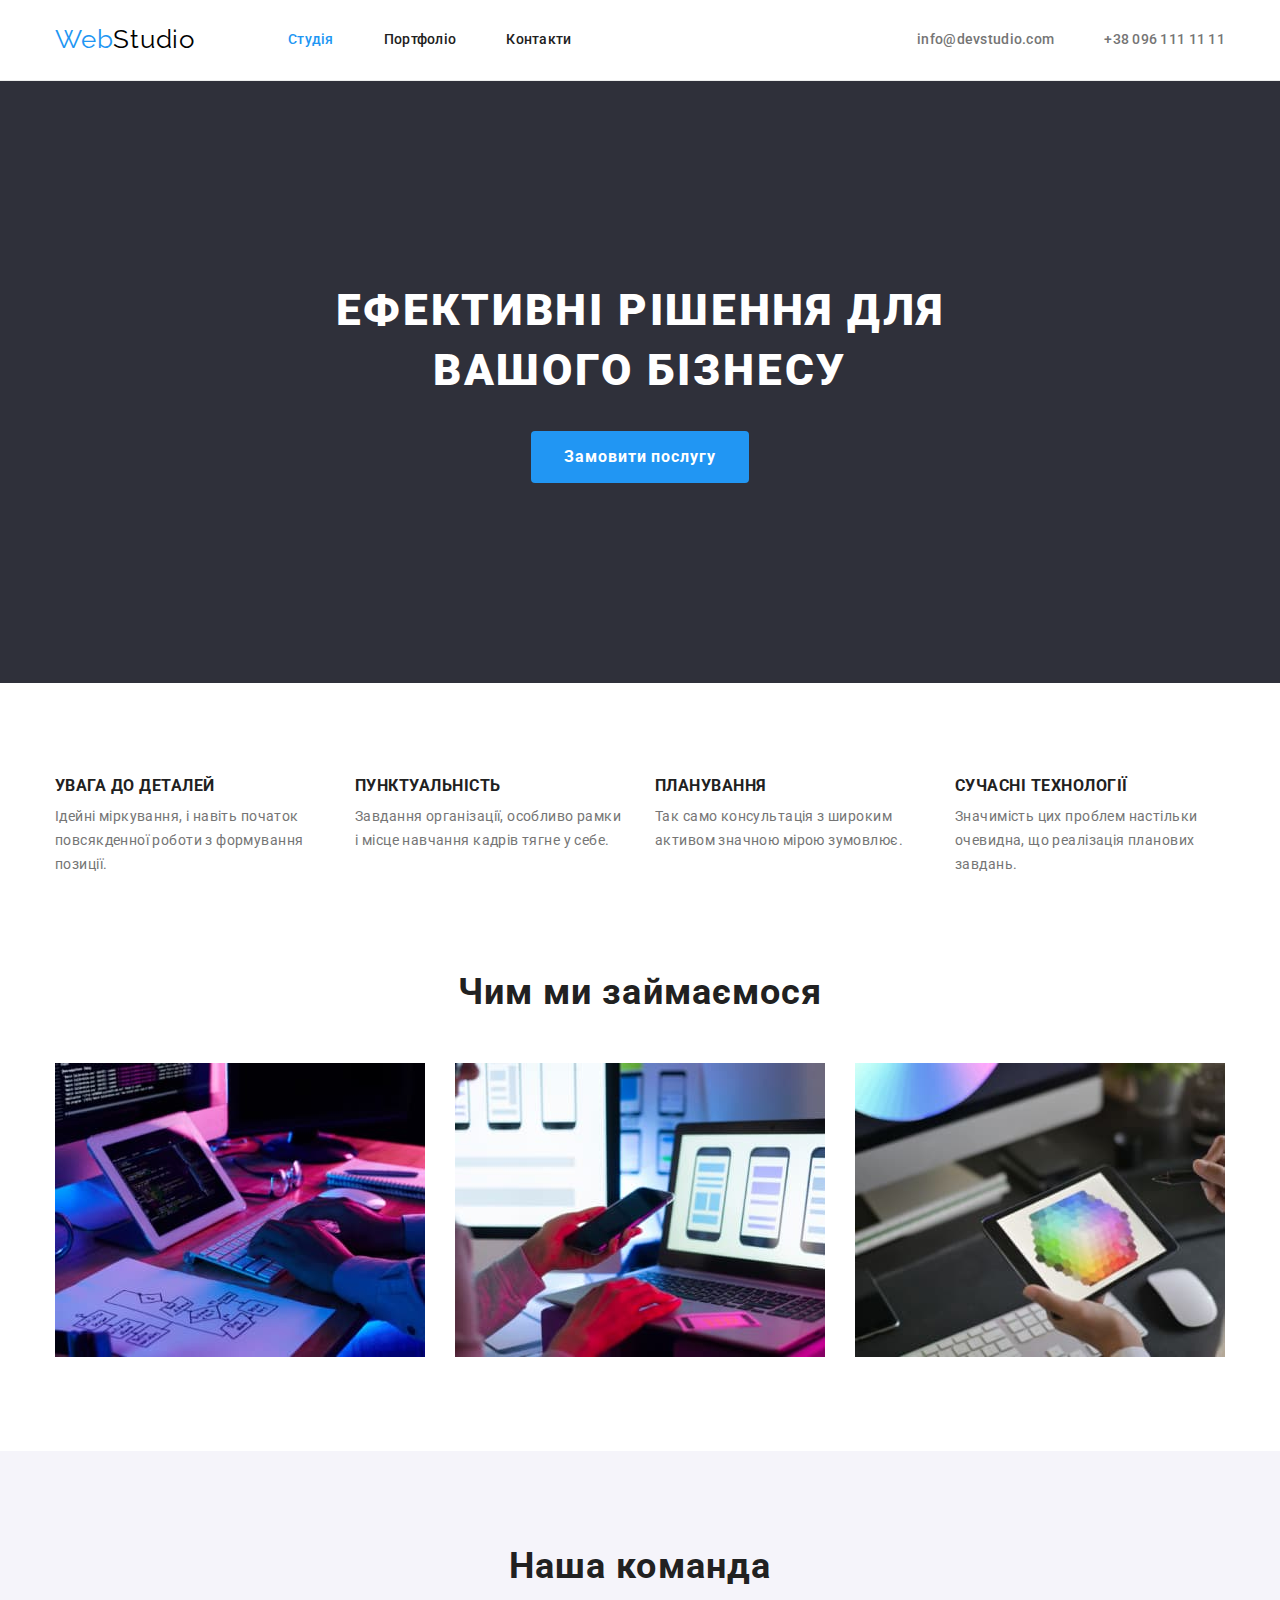
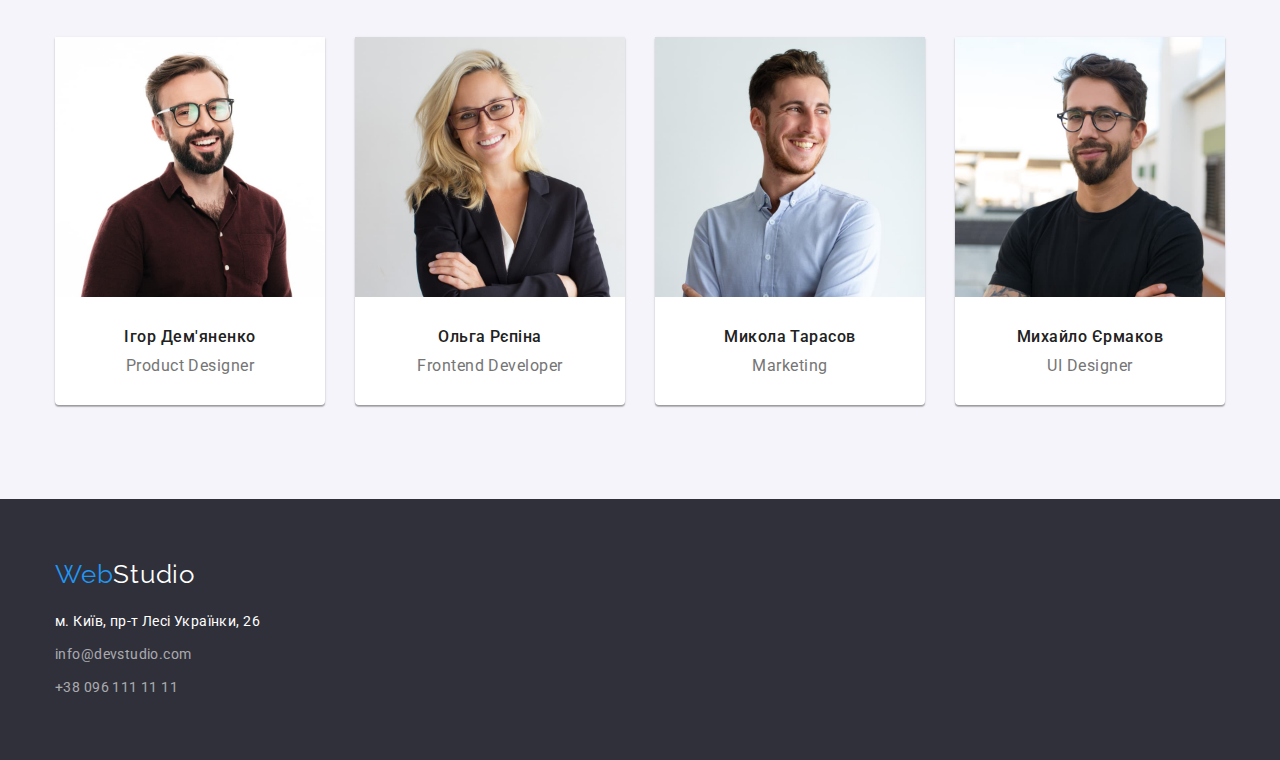
<file: index.html>
<!DOCTYPE html>
<html lang="uk">
  <head>
    <meta charset="UTF-8" />
    <meta http-equiv="X-UA-Compatible" content="IE=edge" />
    <meta name="viewport" content="width=device-width, initial-scale=1.0" />
    <title>Студія</title>
    <link rel="preconnect" href="https://fonts.googleapis.com" />
    <link rel="preconnect" href="https://fonts.gstatic.com" crossorigin />
    <link
      href="https://fonts.googleapis.com/css2?family=Raleway:wght@700&family=Roboto:wght@400;500;700;900&display=swap"
      rel="stylesheet"
    />
    <link
      rel="stylesheet"
      href="https://cdnjs.cloudflare.com/ajax/libs/modern-normalize/1.1.0/modern-normalize.css"
    />
    <link rel="stylesheet" href="./styles/styles.css" />
  </head>

  <body>
    <header class="page-header">
      <div class="container main-nav">
        <nav class="header-nav">
          <a class="header-logo link" href="./index.html" lang="en"
            >Web<span class="header-logo-studio">Studio</span></a
          >
          <ul class="header-list list">
            <li class="header-item">
              <a class="header-link link current" href="./index.html">Студія</a>
            </li>
            <li class="header-item">
              <a class="header-link link" href="./portfolio.html">Портфоліо</a>
            </li>
            <li class="header-item">
              <a class="header-link link" href="#">Контакти</a>
            </li>
          </ul>
        </nav>
        <ul class="header-list-contacts list">
          <li class="header-contacts-item">
            <a class="header-contacts link" href="mailto:info@devstudio.com"
              >info@devstudio.com</a
            >
          </li>
          <li class="header-contacts-item">
            <a class="header-contacts link" href="tel:+380961111111"
              >+38 096 111 11 11</a
            >
          </li>
        </ul>
      </div>
    </header>

    <main class="main">
      <section class="hero">
        <div class="container">
          <h1 class="hero-title">Ефективні рішення для вашого бізнесу</h1>
          <button class="hero-btn" type="button">Замовити послугу</button>
        </div>
      </section>

      <section class="benefits">
        <div class="container">
          <h2 class="visually-hidden">Наші переваги</h2>
          <ul class="benefits-list list">
            <li class="benefits-item">
              <h3 class="benefits-item-subtitle">Увага до деталей</h3>
              <p class="benefits-item-text">
                Ідейні міркування, і навіть початок повсякденної роботи з
                формування позиції.
              </p>
            </li>
            <li class="benefits-item">
              <h3 class="benefits-item-subtitle">Пунктуальність</h3>
              <p class="benefits-item-text">
                Завдання організації, особливо рамки і місце навчання кадрів
                тягне у себе.
              </p>
            </li>
            <li class="benefits-item">
              <h3 class="benefits-item-subtitle">Планування</h3>
              <p class="benefits-item-text">
                Так само консультація з широким активом значною мірою зумовлює.
              </p>
            </li>
            <li class="benefits-item">
              <h3 class="benefits-item-subtitle">Сучасні технології</h3>
              <p class="benefits-item-text">
                Значимість цих проблем настільки очевидна, що реалізація
                планових завдань.
              </p>
            </li>
          </ul>
        </div>
      </section>

      <section class="work">
        <div class="container">
          <h2 class="work-title">Чим ми займаємося</h2>
          <ul class="work-list list">
            <li class="work-item">
              <img
                src="./images/box-1.jpg"
                alt="Людина працює за комп'ютером"
                width="370"
              />
            </li>
            <li class="work-item">
              <img
                src="./images/box-2.jpg"
                alt="Людина працює за комп'ютером"
                width="370"
              />
            </li>
            <li class="work-item">
              <img
                src="./images/box-3.jpg"
                alt="Людина працює за комп'ютером"
                width="370"
              />
            </li>
          </ul>
        </div>
      </section>

      <section class="team">
        <div class="container">
          <h2 class="team-title">Наша команда</h2>
          <ul class="team-list list">
            <li class="team-item">
              <img
                src="./images/team-card-1.jpg"
                alt="Усміхнений хлопець в окулярах"
                width="270"
              />
              <h3 class="team-item-subtitle">Ігор Дем'яненко</h3>
              <p class="team-item-text" lang="en">Product Designer</p>
            </li>
            <li class="team-item">
              <img
                src="./images/team-card-2.jpg"
                alt="Усміхнена дівчина в окулярах"
                width="270"
              />
              <h3 class="team-item-subtitle">Ольга Рєпіна</h3>
              <p class="team-item-text" lang="en">Frontend Developer</p>
            </li>
            <li class="team-item">
              <img
                src="./images/team-card-3.jpg"
                alt="Усміхнений хлопець"
                width="270"
              />
              <h3 class="team-item-subtitle">Микола Тарасов</h3>
              <p class="team-item-text" lang="en">Marketing</p>
            </li>
            <li class="team-item">
              <img
                src="./images/team-card-4.jpg"
                alt="Усміхнений хлопець в окулярах"
                width="270"
              />
              <h3 class="team-item-subtitle">Михайло Єрмаков</h3>
              <p class="team-item-text" lang="en">UI Designer</p>
            </li>
          </ul>
        </div>
      </section>
    </main>

    <footer class="footer">
      <div class="container">
        <a class="footer-logo link" href="./index.html" lang="en"
          >Web<span class="footer-logo-studio">Studio</span></a
        >
        <address>
          <ul class="footer-contacts-list list">
            <li class="footer-item">
              <a
                class="footer-address link"
                href="https://goo.gl/maps/CPtrU1FHBa2aNyZL9"
                target="_blank"
                rel="noopener noreferrer nofollow"
                >м. Київ, пр-т Лесі Українки, 26</a
              >
            </li>
            <li class="footer-item">
              <a class="footer-contacts link" href="mailto:info@devstudio.com"
                >info@devstudio.com</a
              >
            </li>
            <li class="footer-item">
              <a class="footer-contacts link" href="tel:+380961111111"
                >+38 096 111 11 11</a
              >
            </li>
          </ul>
        </address>
      </div>
    </footer>
  </body>
</html>
</file>
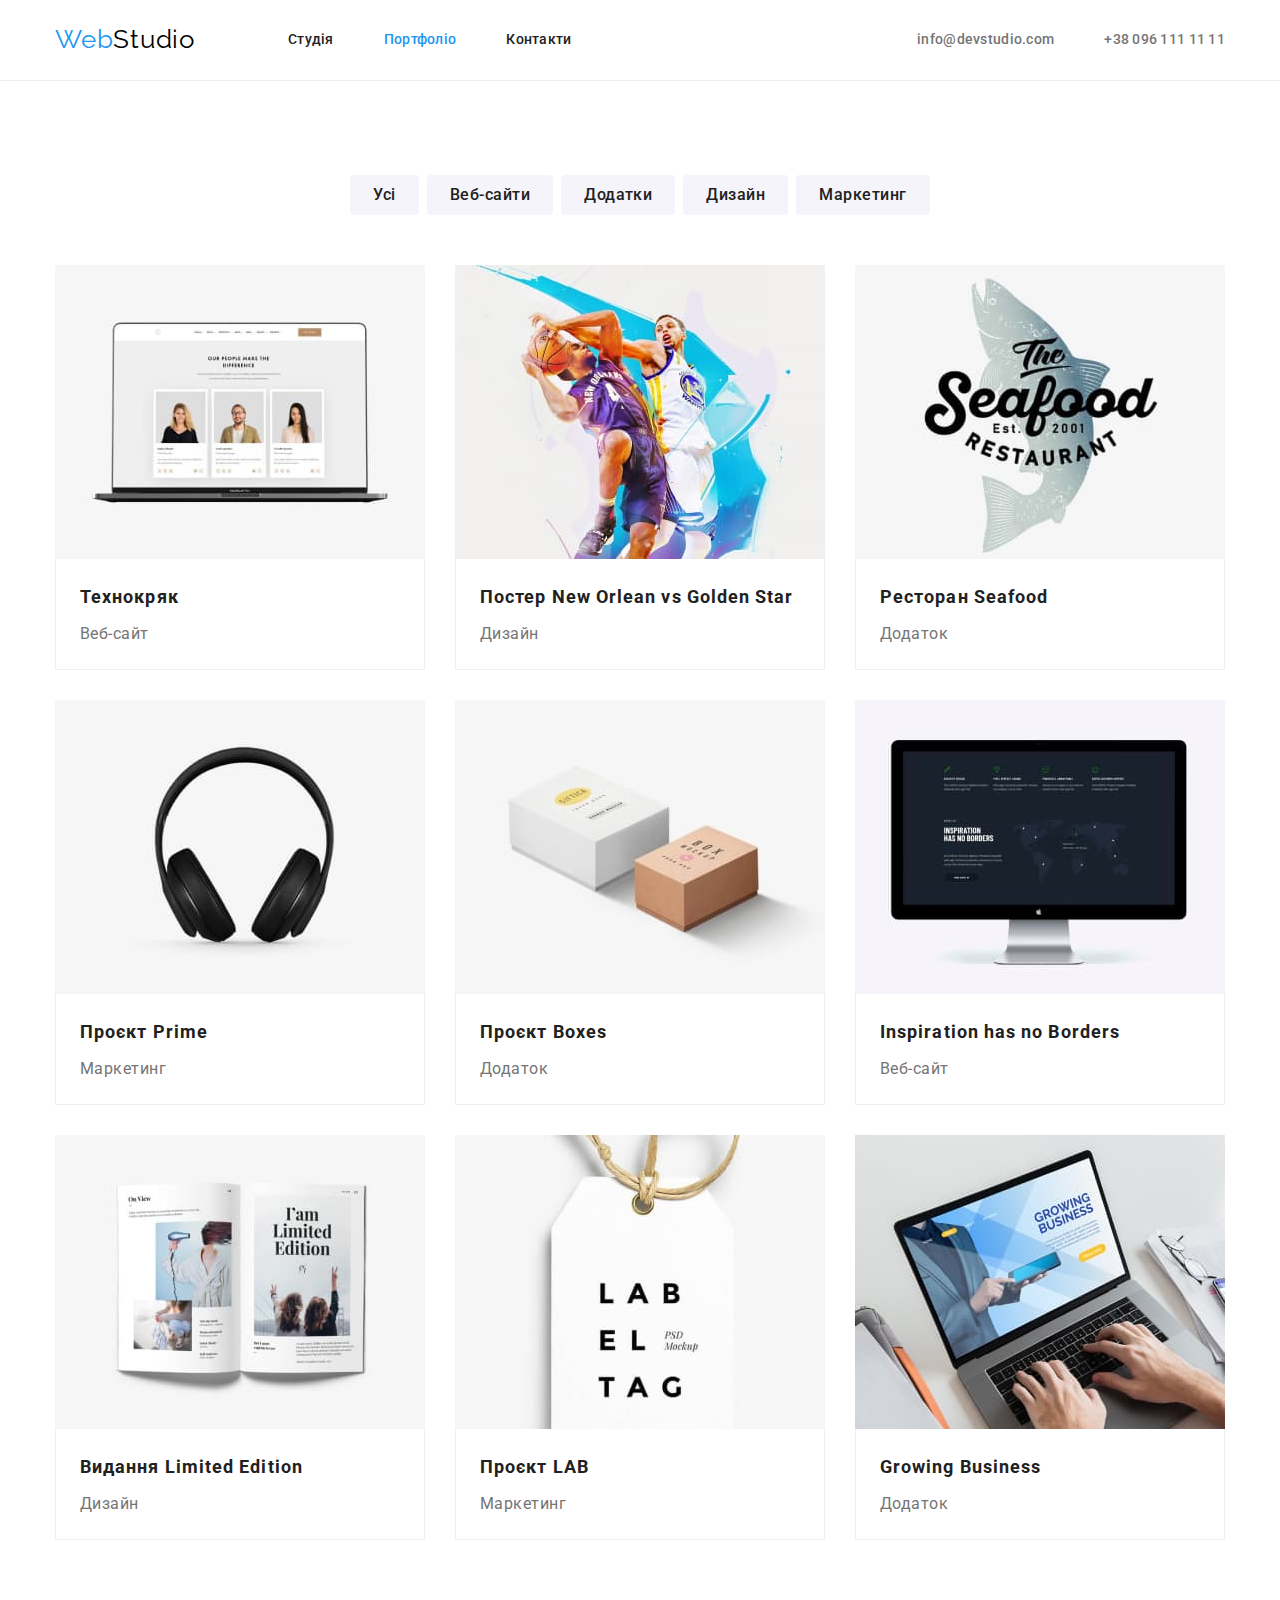
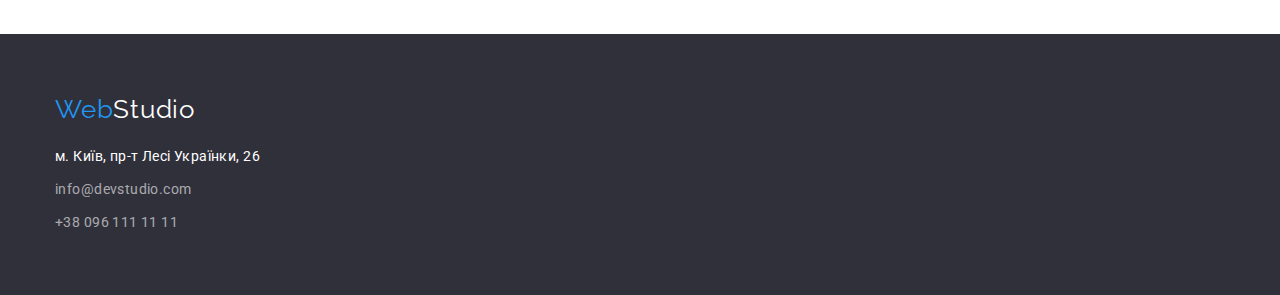
<file: portfolio.html>
<!DOCTYPE html>
<html lang="uk">
  <head>
    <meta charset="UTF-8" />
    <meta http-equiv="X-UA-Compatible" content="IE=edge" />
    <meta name="viewport" content="width=device-width, initial-scale=1.0" />
    <title>Портфоліо</title>
    <link rel="preconnect" href="https://fonts.googleapis.com" />
    <link rel="preconnect" href="https://fonts.gstatic.com" crossorigin />
    <link
      href="https://fonts.googleapis.com/css2?family=Raleway:wght@700&family=Roboto:wght@400;500;700;900&display=swap"
      rel="stylesheet"
    />
    <link
      rel="stylesheet"
      href="https://cdnjs.cloudflare.com/ajax/libs/modern-normalize/1.1.0/modern-normalize.css"
    />
    <link rel="stylesheet" href="./styles/styles.css" />
  </head>

  <body>
    <header class="page-header">
      <div class="container main-nav">
        <nav class="header-nav">
          <a class="header-logo link" href="./index.html" lang="en"
            >Web<span class="header-logo-studio">Studio</span></a
          >
          <ul class="header-list list">
            <li class="header-item">
              <a class="header-link link" href="./index.html">Студія</a>
            </li>
            <li class="header-item">
              <a class="header-link link current" href="./portfolio.html"
                >Портфоліо</a
              >
            </li>
            <li class="header-item">
              <a class="header-link link" href="#">Контакти</a>
            </li>
          </ul>
        </nav>
        <ul class="header-list-contacts list">
          <li class="header-contacts-item">
            <a class="header-contacts link" href="mailto:info@devstudio.com"
              >info@devstudio.com</a
            >
          </li>
          <li class="header-contacts-item">
            <a class="header-contacts link" href="tel:+380961111111"
              >+38 096 111 11 11</a
            >
          </li>
        </ul>
      </div>
    </header>

    <main>
      <section class="portfolio">
        <div class="container">
          <h1 class="visually-hidden">Портфолио</h1>
          <ul class="portfolio-btn-list list">
            <li class="portfolio-btn-item">
              <button class="portfolio-btn" type="button">Усі</button>
            </li>
            <li class="portfolio-btn-item">
              <button class="portfolio-btn" type="button">Веб-сайти</button>
            </li>
            <li class="portfolio-btn-item">
              <button class="portfolio-btn" type="button">Додатки</button>
            </li>
            <li class="portfolio-btn-item">
              <button class="portfolio-btn" type="button">Дизайн</button>
            </li>
            <li class="portfolio-btn-item">
              <button class="portfolio-btn" type="button">Маркетинг</button>
            </li>
          </ul>
          <ul class="portfolio-list list">
            <li class="portfolio-item">
              <a class="portfolio-item-link link" href="#"
                ><img
                  src="./images/portfolio-1.jpg"
                  alt="Технокряк"
                  width="370"
                />
                <div class="portfolio-card">
                  <h2 class="portfolio-item-title">Технокряк</h2>
                  <p class="portfolio-item-text">Веб-сайт</p>
                </div>
              </a>
            </li>
            <li class="portfolio-item">
              <a class="portfolio-item-link link" href="#">
                <img
                  src="./images/portfolio-2.jpg"
                  alt="Постер про спорт"
                  width="370"
                />
                <div class="portfolio-card">
                  <h2 class="portfolio-item-title">
                    Постер New Orlean vs Golden Star
                  </h2>
                  <p class="portfolio-item-text">Дизайн</p>
                </div>
              </a>
            </li>
            <li class="portfolio-item">
              <a class="portfolio-item-link link" href="#">
                <img
                  src="./images/portfolio-3.jpg"
                  alt="Постер ресторану"
                  width="370"
                />
                <div class="portfolio-card">
                  <h2 class="portfolio-item-title">Ресторан Seafood</h2>
                  <p class="portfolio-item-text">Додаток</p>
                </div>
              </a>
            </li>
            <li class="portfolio-item">
              <a class="portfolio-item-link link" href="#">
                <img
                  src="./images/portfolio-4.jpg"
                  alt="Навушники"
                  width="370"
                />
                <div class="portfolio-card">
                  <h2 class="portfolio-item-title">Проєкт Prime</h2>
                  <p class="portfolio-item-text">Маркетинг</p>
                </div>
              </a>
            </li>
            <li class="portfolio-item">
              <a class="portfolio-item-link link" href="#">
                <img
                  src="./images/portfolio-5.jpg"
                  alt="Дві картонні коробки"
                  width="370"
                />
                <div class="portfolio-card">
                  <h2 class="portfolio-item-title">Проєкт Boxes</h2>
                  <p class="portfolio-item-text">Додаток</p>
                </div>
              </a>
            </li>
            <li class="portfolio-item">
              <a class="portfolio-item-link link" href="#">
                <img
                  src="./images/portfolio-6.jpg"
                  alt="Зображення на моніторі"
                  width="370"
                />
                <div class="portfolio-card">
                  <h2 class="portfolio-item-title">
                    Inspiration has no Borders
                  </h2>
                  <p class="portfolio-item-text">Веб-сайт</p>
                </div>
              </a>
            </li>
            <li class="portfolio-item">
              <a class="portfolio-item-link link" href="#">
                <img
                  src="./images/portfolio-7.jpg"
                  alt="Розгорнутий журнал"
                  width="370"
                />
                <div class="portfolio-card">
                  <h2 class="portfolio-item-title">Видання Limited Edition</h2>
                  <p class="portfolio-item-text">Дизайн</p>
                </div>
              </a>
            </li>
            <li class="portfolio-item">
              <a class="portfolio-item-link link" href="#">
                <img src="./images/portfolio-8.jpg" alt="Бейдж" width="370" />
                <div class="portfolio-card">
                  <h2 class="portfolio-item-title">Проєкт LAB</h2>
                  <p class="portfolio-item-text">Маркетинг</p>
                </div>
              </a>
            </li>
            <li class="portfolio-item">
              <a class="portfolio-item-link link" href="#">
                <img
                  src="./images/portfolio-9.jpg"
                  alt="Робота в комп'ютерному додатку"
                  width="370"
                />
                <div class="portfolio-card">
                  <h2 class="portfolio-item-title">Growing Business</h2>
                  <p class="portfolio-item-text">Додаток</p>
                </div>
              </a>
            </li>
          </ul>
        </div>
      </section>
    </main>

    <footer class="footer">
      <div class="container">
        <a class="footer-logo link" href="./index.html" lang="en"
          >Web<span class="footer-logo-studio">Studio</span></a
        >
        <address>
          <ul class="footer-contacts-list list">
            <li class="footer-item">
              <a
                class="footer-address link"
                href="https://goo.gl/maps/CPtrU1FHBa2aNyZL9"
                target="_blank"
                rel="noopener noreferrer nofollow"
                >м. Київ, пр-т Лесі Українки, 26</a
              >
            </li>
            <li class="footer-item">
              <a class="footer-contacts link" href="mailto:info@devstudio.com"
                >info@devstudio.com</a
              >
            </li>
            <li class="footer-item">
              <a class="footer-contacts link" href="tel:+380961111111"
                >+38 096 111 11 11</a
              >
            </li>
          </ul>
        </address>
      </div>
    </footer>
  </body>
</html>
</file>
<file: styles/styles.css>
/* -------------------- General styles --------------------*/
:root {
  --primary-text-color: #212121;
  --second-text-color: #757575;
  --accent-color: #2196f3;
  --primary-bg-color: #ffffff;
  --second-bg-color: #2f303a;
  --section-bg-color: #f5f4fa;
  --primary-black-logo-color: #000000;
  --primary-white-logo-color: #ffffff;
  --footer-link-color: rgba(255, 255, 255, 0.6);
  --primary-border-color: #eeeeee;
  --second-border-color: #ececec;
}

html {
  box-sizing: border-box;
}

*,
*::before,
*::after {
  box-sizing: inherit;
}

body {
  font-family: 'Roboto', sans-serif;
  font-weight: normal;
  background-color: var(--primary-bg-color);
  color: var(--primary-text-color);
  font-size: 14px;
  line-height: 1.14;
}

.container {
  width: 1200px;
  margin: 0 auto;
  padding: 0 15px;
}

h1,
h2,
h3,
h4,
h5,
h6,
p {
  margin: 0;
}

img {
  display: block;
  max-width: 100%;
  height: auto;
}

.list {
  padding: 0;
  margin: 0;
  list-style: none;
}

.link {
  text-decoration: none;
  color: inherit;
}

.visually-hidden {
  position: absolute;
  white-space: nowrap;
  width: 1px;
  height: 1px;
  overflow: hidden;
  border: 0;
  padding: 0;
  clip: rect(0 0 0 0);
  clip-path: inset(50%);
  margin: -1px;
}

/* -------------------- Header styles --------------------*/

.page-header {
  border-bottom: 1px solid var(--second-border-color);
}

.main-nav {
  display: flex;
  align-items: center;
}

.header-nav {
  display: flex;
}

.header-logo {
  display: block;
  padding-top: 24px;
  padding-bottom: 25px;
  margin-right: 93px;
  font-family: 'Raleway', sans-serif;
  font-size: 26px;
  line-height: 1.19;
  letter-spacing: 0.03em;
  color: var(--accent-color);
}

.header-logo-studio {
  color: var(--primary-black-logo-color);
}

.header-list {
  display: flex;
}

.header-item:not(:last-child) {
  margin-right: 50px;
}

.header-link {
  display: block;
  padding-top: 32px;
  padding-bottom: 32px;
  font-weight: 500;
  letter-spacing: 0.02em;
}

.header-list-contacts {
  display: flex;
  margin-left: auto;
}

.header-contacts-item:not(:last-child) {
  margin-right: 50px;
}

.header-contacts {
  display: block;
  padding-top: 32px;
  padding-bottom: 32px;
  font-weight: 500;
  letter-spacing: 0.02em;
  color: var(--second-text-color);
}

.header-link:hover,
.header-link:focus,
.header-contacts:hover,
.header-contacts:focus {
  color: var(--accent-color);
}

.link.current {
  color: var(--accent-color);
}

/* -------------------- Hero styles --------------------*/

.hero {
  background-color: var(--second-bg-color);
  padding-top: 200px;
  padding-bottom: 200px;
  text-align: center;
}

.hero-title {
  margin: 0 auto 30px;
  max-width: 696px;
  font-weight: 900;
  font-size: 44px;
  line-height: 1.36;
  letter-spacing: 0.06em;
  text-transform: uppercase;
  color: var(--primary-white-logo-color);
}

.hero-btn {
  display: inline-block;
  border: 1px solid transparent;
  padding: 10px 32px;
  border-radius: 4px;
  min-width: 216px;
  font-family: inherit;
  font-weight: 700;
  font-size: 16px;
  line-height: 1.88;
  letter-spacing: 0.06em;
  color: var(--primary-white-logo-color);
  background-color: var(--accent-color);
  cursor: pointer;
}

/* -------------------- Benefits styles --------------------*/

.benefits {
  padding-top: 94px;
  padding-bottom: 94px;
}

.benefits-list {
  display: flex;
  flex-wrap: wrap;
}

.benefits-item {
  width: calc((100% - 90px) / 4);
}

.benefits-item:not(:last-child) {
  margin-right: 30px;
}

.benefits-item-subtitle {
  margin-top: 0;
  margin-bottom: 10px;
  letter-spacing: 0.03em;
  text-transform: uppercase;
}

.benefits-item-text {
  font-size: 14px;
  line-height: 1.71;
  letter-spacing: 0.03em;
  color: var(--second-text-color);
}

/* -------------------- Work styles --------------------*/

.work {
  padding-bottom: 94px;
  text-align: center;
}

.work-title {
  margin-top: 0;
  margin-bottom: 50px;
  font-size: 36px;
  line-height: 1.17;
  letter-spacing: 0.03em;
}

.work-list {
  display: flex;
  flex-wrap: wrap;
}

.work-item {
  width: calc((100% - 60px) / 3);
}

.work-item:not(:last-child) {
  margin-right: 30px;
}

/* -------------------- Team styles --------------------*/

.team {
  padding-top: 94px;
  padding-bottom: 94px;
  text-align: center;
  background-color: var(--section-bg-color);
}

.team-title {
  margin-top: 0;
  margin-bottom: 50px;
  font-size: 36px;
  line-height: 1.17;
  letter-spacing: 0.03em;
}

.team-list {
  display: flex;
  flex-wrap: wrap;
}

.team-item {
  width: calc((100% - 90px) / 4);
  background-color: var(--primary-bg-color);
  box-shadow: 0px 1px 3px rgba(0, 0, 0, 0.12), 0px 1px 1px rgba(0, 0, 0, 0.14),
    0px 2px 1px rgba(0, 0, 0, 0.2);
  border-radius: 0px 0px 4px 4px;
}

.team-item:not(:last-child) {
  margin-right: 30px;
}

.team-item-subtitle {
  margin-top: 30px;
  margin-bottom: 10px;
  font-weight: 500;
  font-size: 16px;
  line-height: 1.19;
  letter-spacing: 0.03em;
}

.team-item-text {
  margin-top: 0;
  margin-bottom: 30px;
  font-size: 16px;
  line-height: 1.19;
  letter-spacing: 0.03em;
  color: var(--second-text-color);
}

/* -------------------- Footer styles --------------------*/

.footer {
  padding-top: 60px;
  padding-bottom: 60px;
  background-color: var(--second-bg-color);
}

.footer-logo {
  display: block;
  margin-bottom: 20px;
  font-family: 'Raleway';
  font-size: 26px;
  line-height: 1.19;
  letter-spacing: 0.03em;
  color: var(--accent-color);
}

.footer-logo-studio {
  color: var(--primary-white-logo-color);
}

address {
  font-style: normal;
}

.footer-item:not(:last-child) {
  margin-bottom: 9px;
}

.footer-address {
  font-weight: 400;
  font-size: 14px;
  line-height: 1.71;
  letter-spacing: 0.03em;
  color: var(--primary-white-logo-color);
}

.footer-contacts {
  font-weight: 400;
  font-size: 14px;
  line-height: 1.71;
  letter-spacing: 0.03em;
  color: var(--footer-link-color);
}

.footer-address:hover,
.footer-address:focus,
.footer-contacts:hover,
.footer-contacts:focus {
  color: var(--accent-color);
}

/* -------------------- Portfolio styles --------------------*/

.portfolio {
  padding-top: 94px;
  padding-bottom: 94px;
}

.portfolio-btn-list {
  display: flex;
  margin-bottom: 50px;
  justify-content: center;
}

.portfolio-btn {
  padding: 6px 22px;
  background-color: var(--section-bg-color);
  border-radius: 4px;
  border: 1px solid transparent;
  font-family: inherit;
  font-weight: 500;
  font-size: 16px;
  line-height: 1.62;
  letter-spacing: 0.03em;
  color: var(--primary-text-color);
  cursor: pointer;
}

.portfolio-btn-item:not(:last-child) {
  margin-right: 8px;
}

.portfolio-btn:hover,
.portfolio-btn:focus {
  color: var(--primary-white-logo-color);
  background-color: var(--accent-color);
  box-shadow: 0px 3px 1px rgba(0, 0, 0, 0.1), 0px 1px 2px rgba(0, 0, 0, 0.08),
    0px 2px 2px rgba(0, 0, 0, 0.12);
}

.portfolio-list {
  display: flex;
  flex-wrap: wrap;
}

.portfolio-item {
  width: calc((100% - 60px) / 3);
}

.portfolio-item:not(:last-child) {
  margin-right: 30px;
}

.portfolio-item:nth-child(3n + 3) {
  margin-right: 0;
}

.portfolio-item:nth-child(n + 4) {
  margin-top: 30px;
}

.portfolio-card {
  padding: 20px 24px;
  background-color: var(--primary-bg-color);
  border-right: 1px solid var(--primary-border-color);
  border-bottom: 1px solid var(--primary-border-color);
  border-left: 1px solid var(--primary-border-color);
}

.portfolio-item-title {
  margin-bottom: 4px;
  font-weight: 700;
  font-size: 18px;
  line-height: 2;
  letter-spacing: 0.06em;
  color: var(--primary-text-color);
}

.portfolio-item-text {
  font-weight: 400;
  font-size: 16px;
  line-height: 1.88;
  letter-spacing: 0.03em;
  color: var(--second-text-color);
}
</file>
